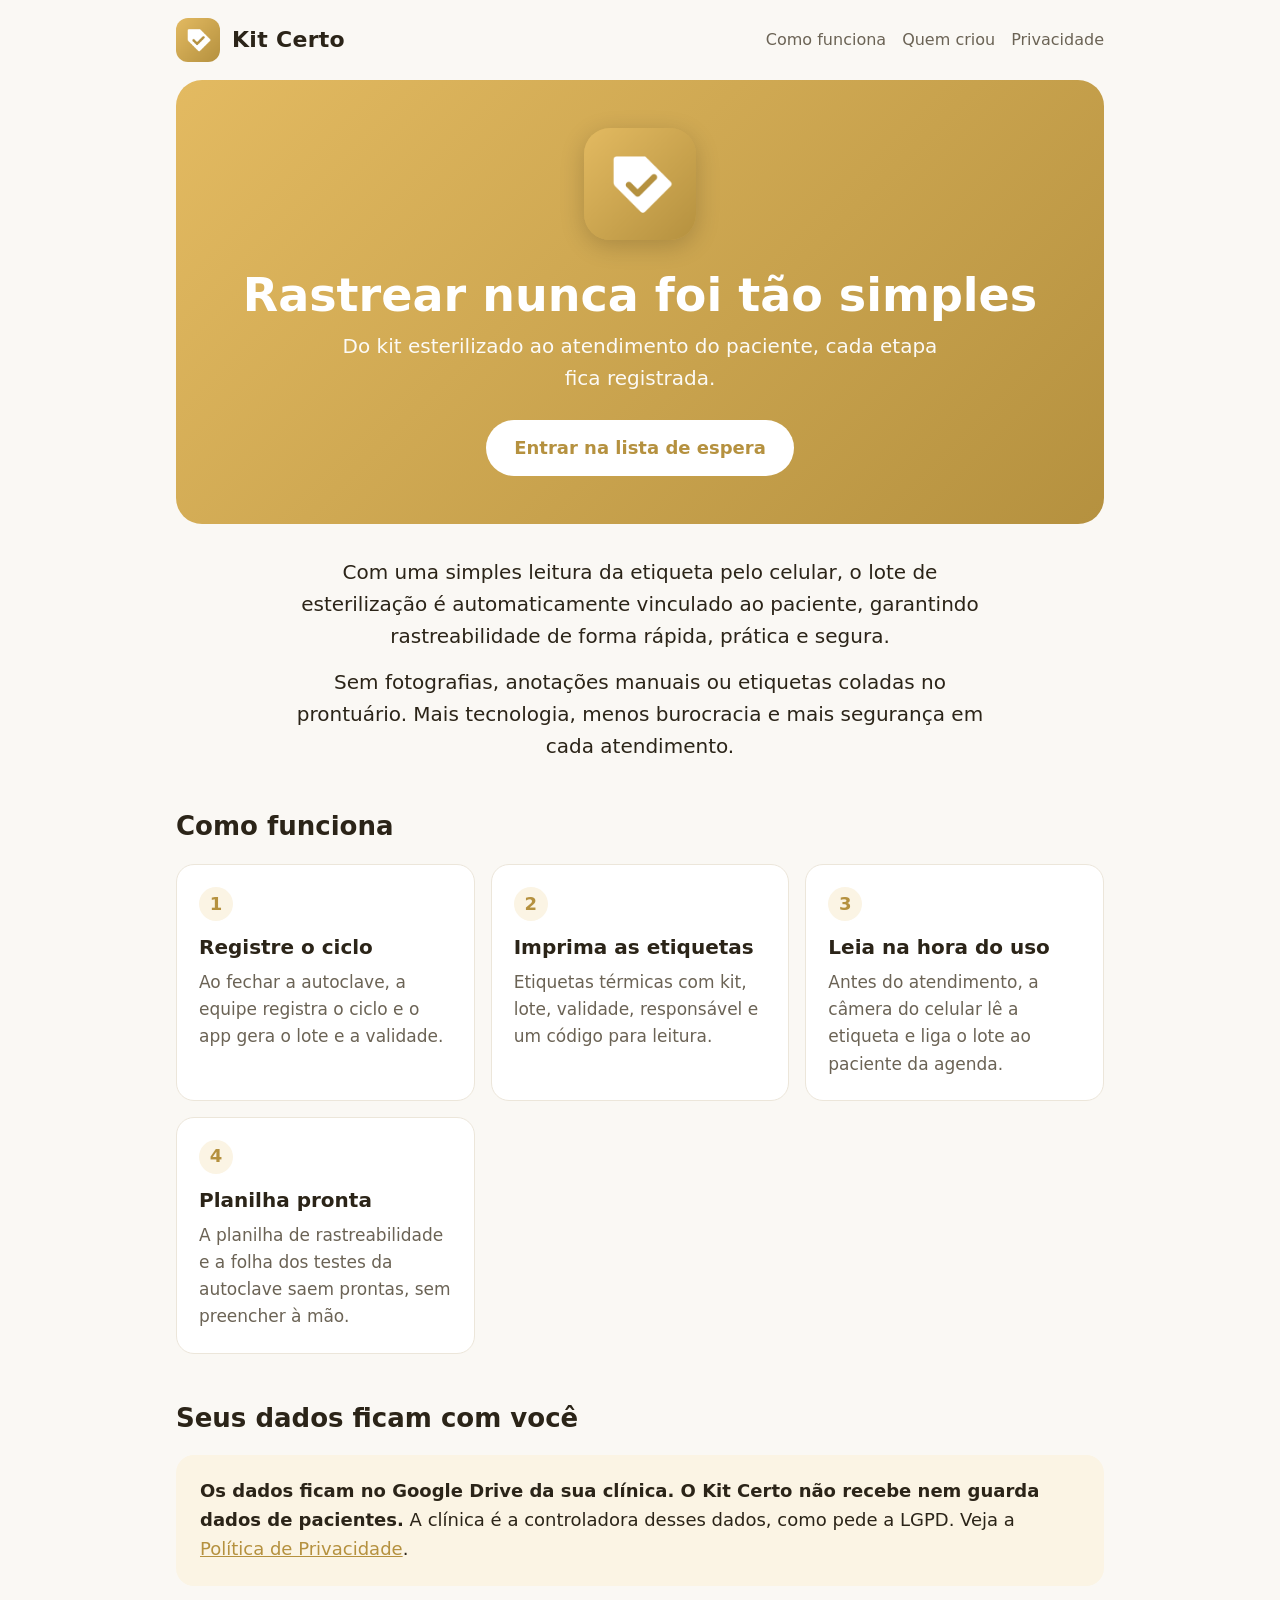
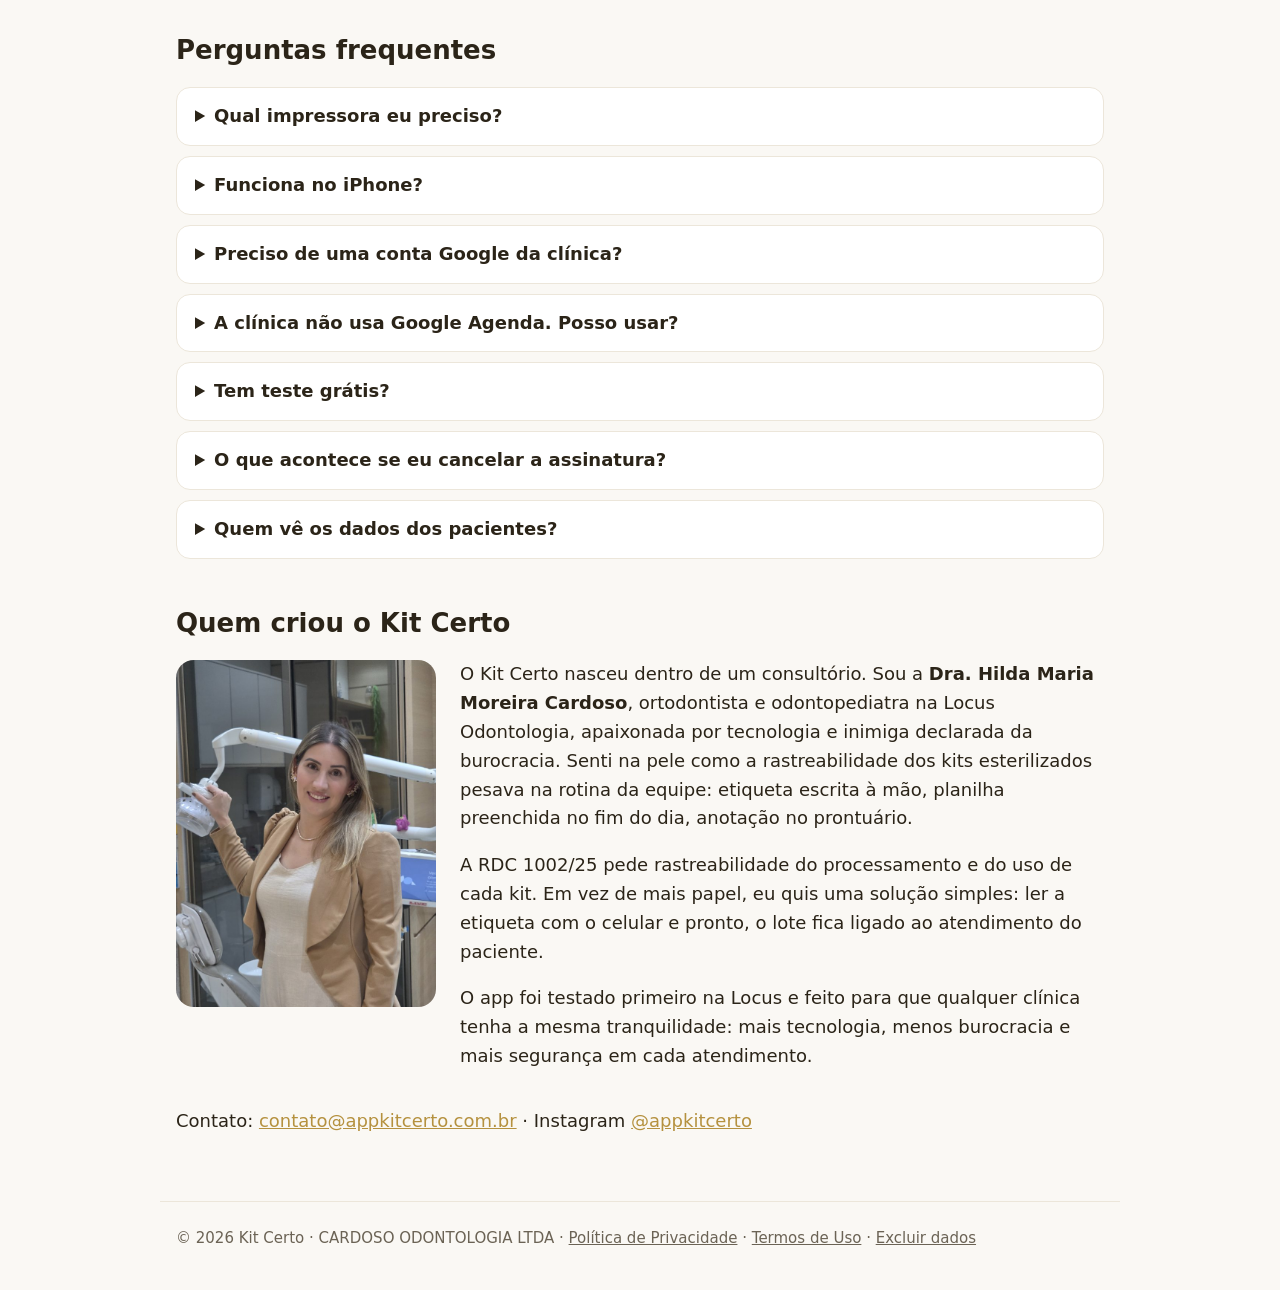
<file: index.html>
<!doctype html>
<html lang="pt-BR">
<head>
  <meta charset="utf-8">
  <meta name="viewport" content="width=device-width, initial-scale=1">
  <title>Kit Certo</title>
  <meta name="description" content="Kit Certo: rastreabilidade dos kits esterilizados no consultório odontológico, do ciclo da autoclave ao paciente.">
  <link rel="icon" href="favicon.png">
  <link rel="stylesheet" href="estilo.css">
</head>
<body>
  <header class="topo">
    <img src="icone.png" alt="">
    <a class="marca" href="index.html">Kit Certo</a>
    <nav><a href="#como-funciona">Como funciona</a><a href="#sobre">Quem criou</a><a href="privacidade.html">Privacidade</a></nav>
  </header>

  <main>
    <section class="hero">
      <img src="icone.png" alt="Ícone do Kit Certo">
      <h1>Rastrear nunca foi tão simples</h1>
      <p>Do kit esterilizado ao atendimento do paciente, cada etapa fica registrada.</p>
      <a class="botao" href="https://tally.so/r/J1qo9o">Entrar na lista de espera</a>
    </section>

    <section class="intro">
      <p>Com uma simples leitura da etiqueta pelo celular, o lote de esterilização é automaticamente vinculado ao paciente, garantindo rastreabilidade de forma rápida, prática e segura.</p>
      <p>Sem fotografias, anotações manuais ou etiquetas coladas no prontuário. Mais tecnologia, menos burocracia e mais segurança em cada atendimento.</p>
    </section>

    <h2 id="como-funciona">Como funciona</h2>
    <div class="grade">
      <div class="cartao"><div class="num">1</div><h3>Registre o ciclo</h3><p>Ao fechar a autoclave, a equipe registra o ciclo e o app gera o lote e a validade.</p></div>
      <div class="cartao"><div class="num">2</div><h3>Imprima as etiquetas</h3><p>Etiquetas térmicas com kit, lote, validade, responsável e um código para leitura.</p></div>
      <div class="cartao"><div class="num">3</div><h3>Leia na hora do uso</h3><p>Antes do atendimento, a câmera do celular lê a etiqueta e liga o lote ao paciente da agenda.</p></div>
      <div class="cartao"><div class="num">4</div><h3>Planilha pronta</h3><p>A planilha de rastreabilidade e a folha dos testes da autoclave saem prontas, sem preencher à mão.</p></div>
    </div>

    <h2>Seus dados ficam com você</h2>
    <div class="destaque">
      <p style="margin:0"><b>Os dados ficam no Google Drive da sua clínica. O Kit Certo não recebe nem guarda dados de pacientes.</b> A clínica é a controladora desses dados, como pede a LGPD. Veja a <a href="privacidade.html">Política de Privacidade</a>.</p>
    </div>

    <h2 id="perguntas">Perguntas frequentes</h2>
    <div class="faq">
      <details><summary>Qual impressora eu preciso?</summary><p>Uma impressora térmica Bluetooth de 58 mm, do tipo MPT-II, com etiquetas adesivas de 50 × 30 mm. Veja os modelos que usamos na <a href="links.html">página de materiais</a>.</p></details>
      <details><summary>Funciona no iPhone?</summary><p>Por enquanto, só no Android. A versão para iPhone vem depois.</p></details>
      <details><summary>Preciso de uma conta Google da clínica?</summary><p>Sim. O app usa o Google Drive e a Google Agenda da clínica para guardar os registros e mostrar os pacientes do dia. Todos os celulares da equipe entram com a mesma conta.</p></details>
      <details><summary>A clínica não usa Google Agenda. Posso usar?</summary><p>Pode. O app lê a foto ou o print da agenda do dia (de papel ou de outro programa) e monta a lista de pacientes. Também dá para digitar o nome do paciente na hora da saída do kit.</p></details>
      <details><summary>Tem teste grátis?</summary><p>Sim, 14 dias grátis pelo Google Play. Se cancelar antes do fim do teste, nada é cobrado.</p></details>
      <details><summary>O que acontece se eu cancelar a assinatura?</summary><p>O app funciona até o fim do período pago. Depois, novos registros ficam bloqueados, mas você continua podendo baixar todos os registros em PDF, e os arquivos no Google Drive da clínica continuam seus.</p></details>
      <details><summary>Quem vê os dados dos pacientes?</summary><p>Só a clínica. Os dados vão do celular direto para o Google da clínica, sem passar por nós.</p></details>
    </div>

    <h2 id="sobre">Quem criou o Kit Certo</h2>
    <div class="sobre">
      <img src="hilda.jpg" alt="Dra. Hilda Maria Moreira Cardoso no consultório">
      <div>
        <p>O Kit Certo nasceu dentro de um consultório. Sou a <b>Dra. Hilda Maria Moreira Cardoso</b>, ortodontista e odontopediatra na Locus Odontologia, apaixonada por tecnologia e inimiga declarada da burocracia. Senti na pele como a rastreabilidade dos kits esterilizados pesava na rotina da equipe: etiqueta escrita à mão, planilha preenchida no fim do dia, anotação no prontuário.</p>
        <p>A RDC 1002/25 pede rastreabilidade do processamento e do uso de cada kit. Em vez de mais papel, eu quis uma solução simples: ler a etiqueta com o celular e pronto, o lote fica ligado ao atendimento do paciente.</p>
        <p>O app foi testado primeiro na Locus e feito para que qualquer clínica tenha a mesma tranquilidade: mais tecnologia, menos burocracia e mais segurança em cada atendimento.</p>
      </div>
    </div>
    <p>Contato: <a href="mailto:contato@appkitcerto.com.br">contato@appkitcerto.com.br</a> · Instagram <a href="https://instagram.com/appkitcerto">@appkitcerto</a></p>
  </main>

  <footer>
    © 2026 Kit Certo · CARDOSO ODONTOLOGIA LTDA · <a href="privacidade.html">Política de Privacidade</a> · <a href="termos.html">Termos de Uso</a> · <a href="excluir-dados.html">Excluir dados</a>
  </footer>
</body>
</html>
</file>
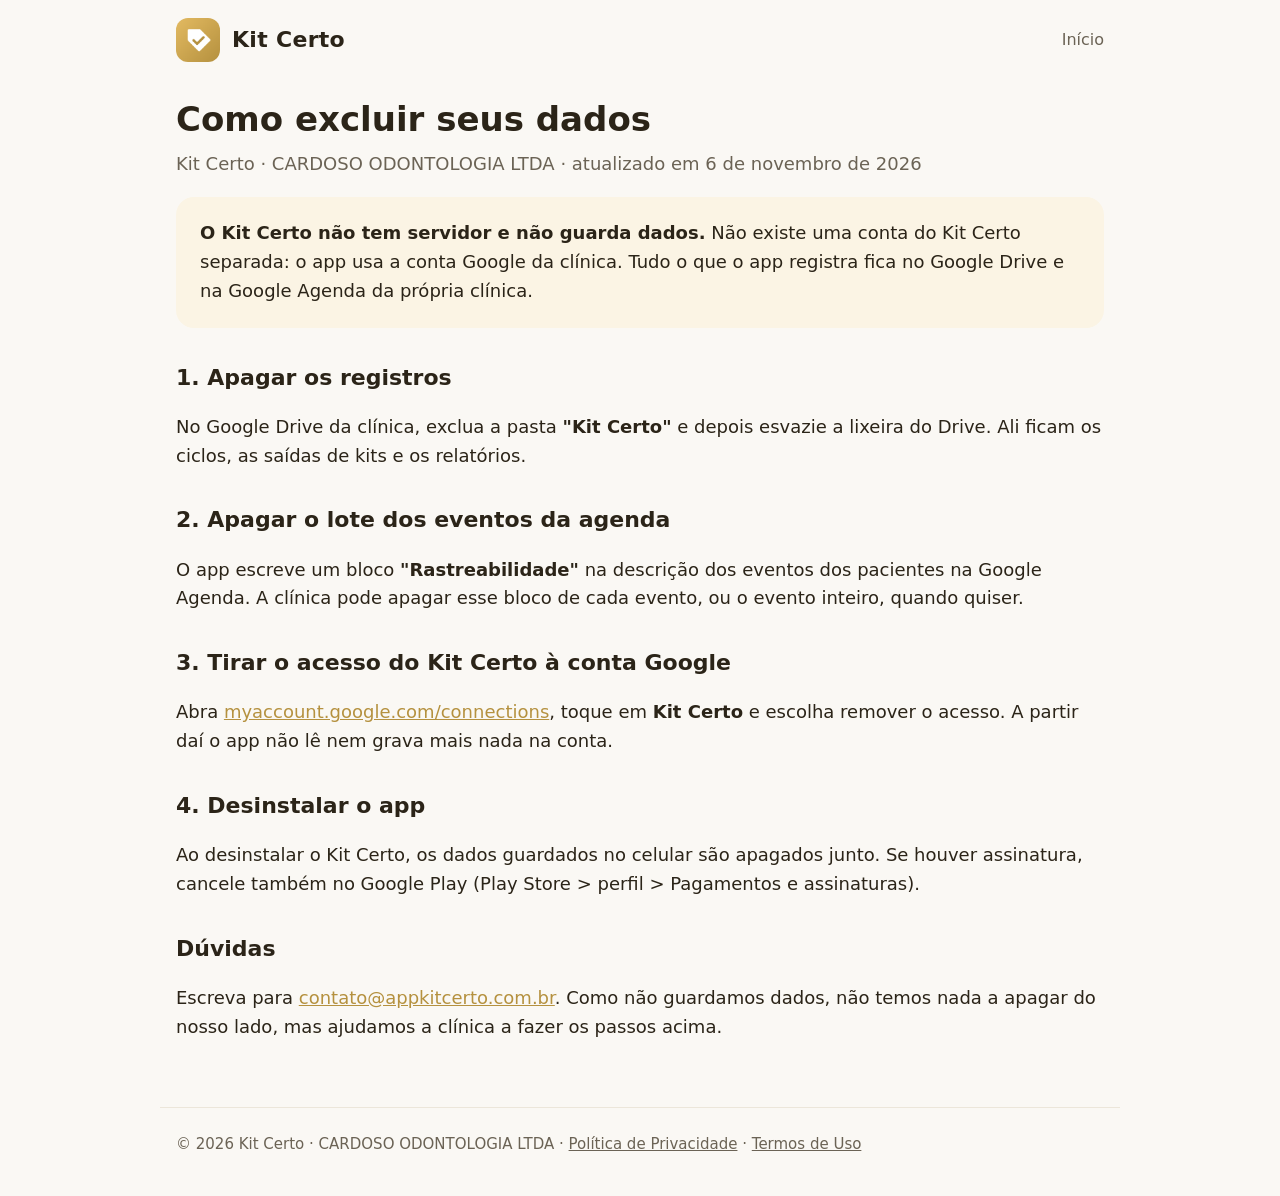
<file: excluir-dados.html>
<!doctype html>
<html lang="pt-BR">
<head>
  <meta charset="utf-8">
  <meta name="viewport" content="width=device-width, initial-scale=1">
  <title>Excluir seus dados</title>
  <meta name="description" content="Como excluir os dados e a conta do Kit Certo.">
  <link rel="icon" href="favicon.png">
  <link rel="stylesheet" href="estilo.css">
</head>
<body>
  <header class="topo">
    <img src="icone.png" alt="">
    <a class="marca" href="index.html">Kit Certo</a>
    <nav><a href="index.html">Início</a></nav>
  </header>

  <main class="texto">
    <h1>Como excluir seus dados</h1>
    <p class="data">Kit Certo · CARDOSO ODONTOLOGIA LTDA · atualizado em 6 de novembro de 2026</p>

    <p class="destaque"><b>O Kit Certo não tem servidor e não guarda dados.</b> Não existe uma conta do Kit Certo separada: o app usa a conta Google da clínica. Tudo o que o app registra fica no Google Drive e na Google Agenda da própria clínica.</p>

    <h2>1. Apagar os registros</h2>
    <p>No Google Drive da clínica, exclua a pasta <b>"Kit Certo"</b> e depois esvazie a lixeira do Drive. Ali ficam os ciclos, as saídas de kits e os relatórios.</p>

    <h2>2. Apagar o lote dos eventos da agenda</h2>
    <p>O app escreve um bloco <b>"Rastreabilidade"</b> na descrição dos eventos dos pacientes na Google Agenda. A clínica pode apagar esse bloco de cada evento, ou o evento inteiro, quando quiser.</p>

    <h2>3. Tirar o acesso do Kit Certo à conta Google</h2>
    <p>Abra <a href="https://myaccount.google.com/connections">myaccount.google.com/connections</a>, toque em <b>Kit Certo</b> e escolha remover o acesso. A partir daí o app não lê nem grava mais nada na conta.</p>

    <h2>4. Desinstalar o app</h2>
    <p>Ao desinstalar o Kit Certo, os dados guardados no celular são apagados junto. Se houver assinatura, cancele também no Google Play (Play Store &gt; perfil &gt; Pagamentos e assinaturas).</p>

    <h2>Dúvidas</h2>
    <p>Escreva para <a href="mailto:contato@appkitcerto.com.br">contato@appkitcerto.com.br</a>. Como não guardamos dados, não temos nada a apagar do nosso lado, mas ajudamos a clínica a fazer os passos acima.</p>
  </main>

  <footer>
    © 2026 Kit Certo · CARDOSO ODONTOLOGIA LTDA · <a href="privacidade.html">Política de Privacidade</a> · <a href="termos.html">Termos de Uso</a>
  </footer>
</body>
</html>
</file>
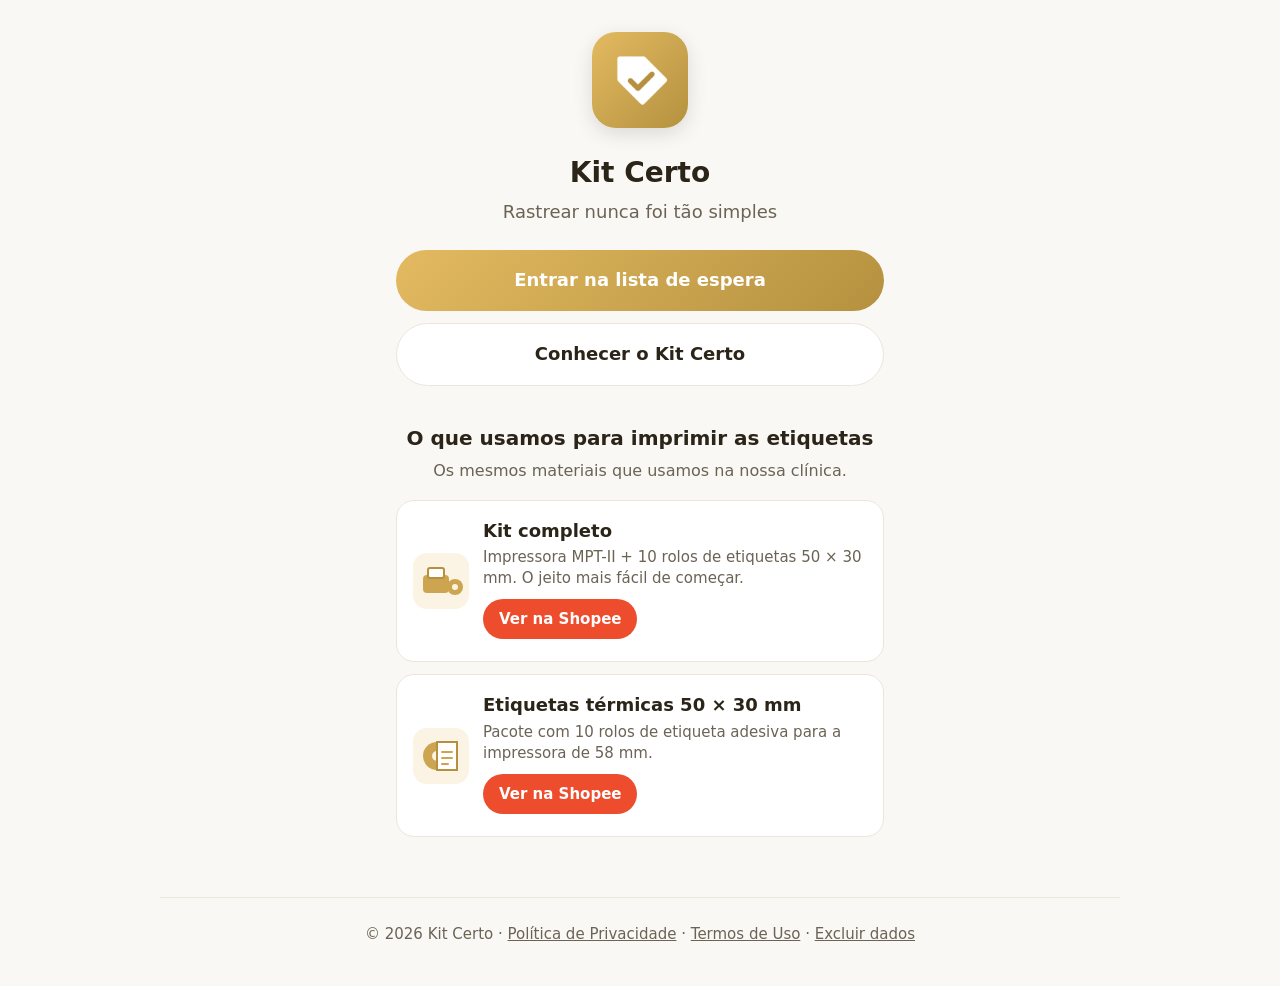
<file: links.html>
<!doctype html>
<html lang="pt-BR">
<head>
  <meta charset="utf-8">
  <meta name="viewport" content="width=device-width, initial-scale=1">
  <title>Kit Certo Links</title>
  <meta name="description" content="Lista de espera do Kit Certo e os materiais que usamos para imprimir as etiquetas.">
  <link rel="icon" href="favicon.png">
  <link rel="stylesheet" href="estilo.css">
  <style>
    .links { max-width: 520px; margin: 0 auto; padding: 32px 16px 48px; text-align: center; }
    .links > img { width: 96px; height: 96px; border-radius: 24px; box-shadow: 0 6px 20px rgba(0,0,0,.12); }
    .links h1 { font-size: 28px; margin: 14px 0 2px; }
    .links .slogan { color: var(--texto-suave); margin: 0 0 24px; }
    .link-botao {
      display: block; padding: 16px 20px; margin: 12px 0; border-radius: 999px;
      font-weight: 700; text-decoration: none; font-size: 18px;
    }
    .link-botao.principal { background: linear-gradient(135deg, var(--dourado-claro), var(--dourado-escuro)); color: #fff; }
    .link-botao.secundario { background: var(--cartao); color: var(--texto); border: 1px solid var(--borda); }
    .links h2 { font-size: 20px; margin: 36px 0 4px; }
    .links .sub { color: var(--texto-suave); font-size: 16px; margin: 0 0 16px; }
    .produto {
      display: flex; gap: 14px; align-items: center; text-align: left;
      background: var(--cartao); border: 1px solid var(--borda); border-radius: 18px; padding: 16px; margin: 12px 0;
    }
    .produto svg { flex: none; width: 56px; height: 56px; }
    .produto h3 { margin: 0; font-size: 18px; }
    .produto p { margin: 2px 0 10px; color: var(--texto-suave); font-size: 15px; line-height: 1.4; }
    .produto a {
      display: inline-block; padding: 8px 16px; border-radius: 999px; font-size: 15px; font-weight: 700;
      background: #EE4D2D; color: #fff; text-decoration: none; margin: 0 6px 6px 0;
    }
    .produto a[href="#"] { background: var(--borda); color: var(--texto-suave); pointer-events: none; }
  </style>
</head>
<body>
  <main class="links">
    <img src="icone.png" alt="Ícone do Kit Certo">
    <h1>Kit Certo</h1>
    <p class="slogan">Rastrear nunca foi tão simples</p>

    <a class="link-botao principal" href="https://tally.so/r/J1qo9o">Entrar na lista de espera</a>
    <a class="link-botao secundario" href="index.html">Conhecer o Kit Certo</a>

    <h2>O que usamos para imprimir as etiquetas</h2>
    <p class="sub">Os mesmos materiais que usamos na nossa clínica.</p>

    <div class="produto">
      <svg viewBox="0 0 56 56" aria-hidden="true"><rect width="56" height="56" rx="14" fill="#FBF4E4"/><rect x="10" y="22" width="26" height="18" rx="4" fill="#CDA550"/><rect x="15" y="15" width="16" height="10" rx="2" fill="#fff" stroke="#B5913F" stroke-width="2"/><circle cx="42" cy="34" r="8" fill="#CDA550"/><circle cx="42" cy="34" r="3" fill="#FBF4E4"/></svg>
      <div>
        <h3>Kit completo</h3>
        <p>Impressora MPT-II + 10 rolos de etiquetas 50 × 30 mm. O jeito mais fácil de começar.</p>
        <a href="https://s.shopee.com.br/8AXVNt7S6S">Ver na Shopee</a>
      </div>
    </div>

    <div class="produto">
      <svg viewBox="0 0 56 56" aria-hidden="true"><rect width="56" height="56" rx="14" fill="#FBF4E4"/><circle cx="24" cy="28" r="14" fill="#CDA550"/><circle cx="24" cy="28" r="5" fill="#FBF4E4"/><rect x="24" y="14" width="20" height="28" fill="#fff" stroke="#B5913F" stroke-width="2"/><path d="M29 24h10M29 30h10M29 36h6" stroke="#CDA550" stroke-width="2" stroke-linecap="round"/></svg>
      <div>
        <h3>Etiquetas térmicas 50 × 30 mm</h3>
        <p>Pacote com 10 rolos de etiqueta adesiva para a impressora de 58 mm.</p>
        <a href="https://s.shopee.com.br/W84DXMvy6">Ver na Shopee</a>
      </div>
    </div>
  </main>

  <footer style="text-align:center">
    © 2026 Kit Certo · <a href="privacidade.html">Política de Privacidade</a> · <a href="termos.html">Termos de Uso</a> · <a href="excluir-dados.html">Excluir dados</a>
  </footer>
</body>
</html>
</file>
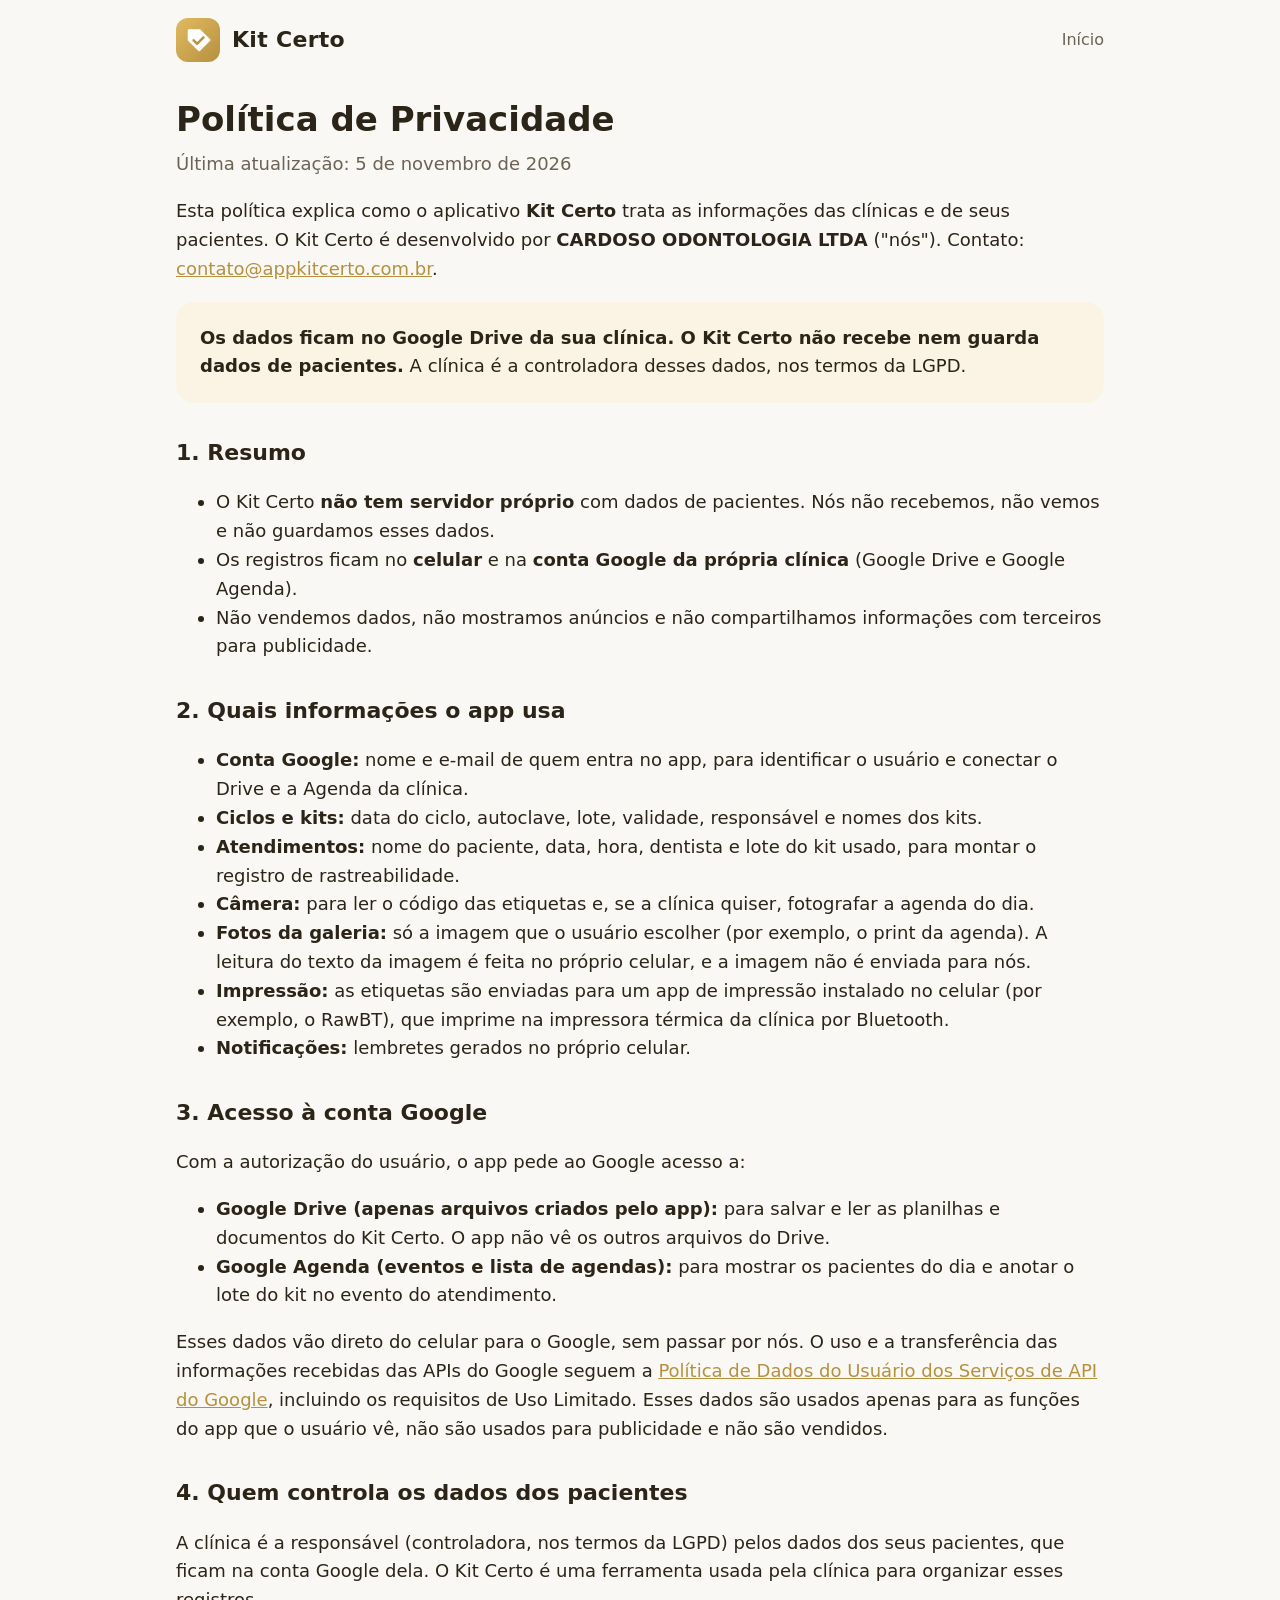
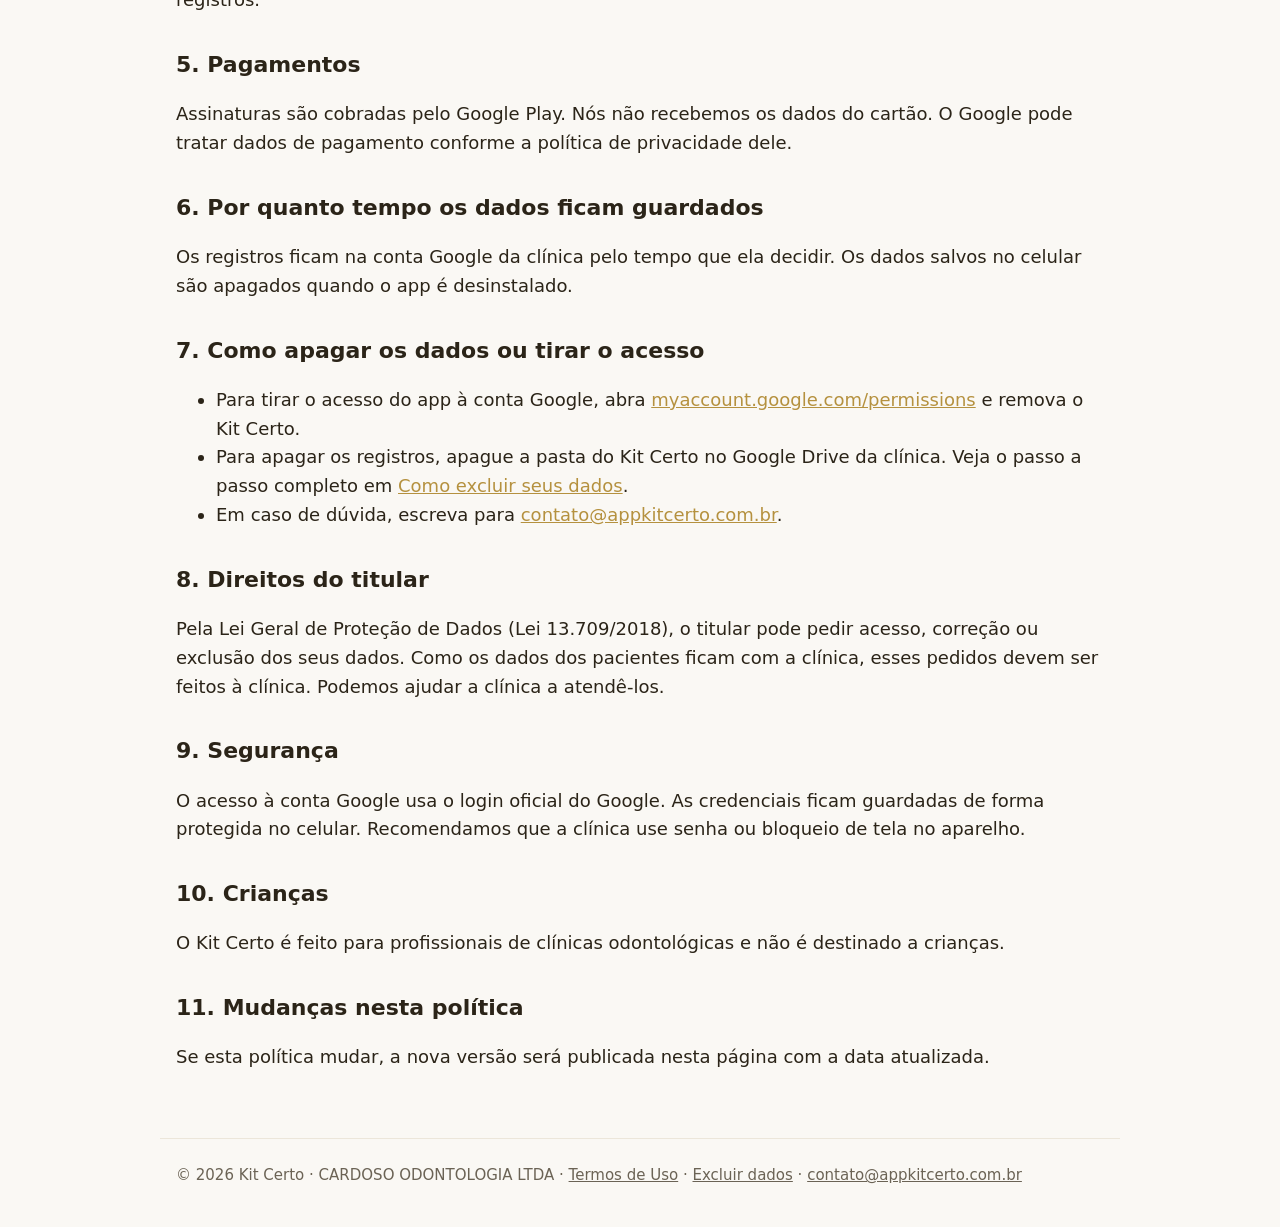
<file: privacidade.html>
<!doctype html>
<html lang="pt-BR">
<head>
  <meta charset="utf-8">
  <meta name="viewport" content="width=device-width, initial-scale=1">
  <title>Política de Privacidade</title>
  <meta name="description" content="Política de Privacidade do aplicativo Kit Certo.">
  <link rel="icon" href="favicon.png">
  <link rel="stylesheet" href="estilo.css">
</head>
<body>
  <header class="topo">
    <img src="icone.png" alt="">
    <a class="marca" href="index.html">Kit Certo</a>
    <nav><a href="index.html">Início</a></nav>
  </header>

  <main class="texto">
    <h1>Política de Privacidade</h1>
    <p class="data">Última atualização: 5 de novembro de 2026</p>

    <p>Esta política explica como o aplicativo <b>Kit Certo</b> trata as informações das clínicas e de seus pacientes. O Kit Certo é desenvolvido por <b>CARDOSO ODONTOLOGIA LTDA</b> ("nós"). Contato: <a href="mailto:contato@appkitcerto.com.br">contato@appkitcerto.com.br</a>.</p>

    <p class="destaque"><b>Os dados ficam no Google Drive da sua clínica. O Kit Certo não recebe nem guarda dados de pacientes.</b> A clínica é a controladora desses dados, nos termos da LGPD.</p>

    <h2>1. Resumo</h2>
    <ul>
      <li>O Kit Certo <b>não tem servidor próprio</b> com dados de pacientes. Nós não recebemos, não vemos e não guardamos esses dados.</li>
      <li>Os registros ficam no <b>celular</b> e na <b>conta Google da própria clínica</b> (Google Drive e Google Agenda).</li>
      <li>Não vendemos dados, não mostramos anúncios e não compartilhamos informações com terceiros para publicidade.</li>
    </ul>

    <h2>2. Quais informações o app usa</h2>
    <ul>
      <li><b>Conta Google:</b> nome e e-mail de quem entra no app, para identificar o usuário e conectar o Drive e a Agenda da clínica.</li>
      <li><b>Ciclos e kits:</b> data do ciclo, autoclave, lote, validade, responsável e nomes dos kits.</li>
      <li><b>Atendimentos:</b> nome do paciente, data, hora, dentista e lote do kit usado, para montar o registro de rastreabilidade.</li>
      <li><b>Câmera:</b> para ler o código das etiquetas e, se a clínica quiser, fotografar a agenda do dia.</li>
      <li><b>Fotos da galeria:</b> só a imagem que o usuário escolher (por exemplo, o print da agenda). A leitura do texto da imagem é feita no próprio celular, e a imagem não é enviada para nós.</li>
      <li><b>Impressão:</b> as etiquetas são enviadas para um app de impressão instalado no celular (por exemplo, o RawBT), que imprime na impressora térmica da clínica por Bluetooth.</li>
      <li><b>Notificações:</b> lembretes gerados no próprio celular.</li>
    </ul>

    <h2>3. Acesso à conta Google</h2>
    <p>Com a autorização do usuário, o app pede ao Google acesso a:</p>
    <ul>
      <li><b>Google Drive (apenas arquivos criados pelo app):</b> para salvar e ler as planilhas e documentos do Kit Certo. O app não vê os outros arquivos do Drive.</li>
      <li><b>Google Agenda (eventos e lista de agendas):</b> para mostrar os pacientes do dia e anotar o lote do kit no evento do atendimento.</li>
    </ul>
    <p>Esses dados vão direto do celular para o Google, sem passar por nós. O uso e a transferência das informações recebidas das APIs do Google seguem a <a href="https://developers.google.com/terms/api-services-user-data-policy">Política de Dados do Usuário dos Serviços de API do Google</a>, incluindo os requisitos de Uso Limitado. Esses dados são usados apenas para as funções do app que o usuário vê, não são usados para publicidade e não são vendidos.</p>

    <h2>4. Quem controla os dados dos pacientes</h2>
    <p>A clínica é a responsável (controladora, nos termos da LGPD) pelos dados dos seus pacientes, que ficam na conta Google dela. O Kit Certo é uma ferramenta usada pela clínica para organizar esses registros.</p>

    <h2>5. Pagamentos</h2>
    <p>Assinaturas são cobradas pelo Google Play. Nós não recebemos os dados do cartão. O Google pode tratar dados de pagamento conforme a política de privacidade dele.</p>

    <h2>6. Por quanto tempo os dados ficam guardados</h2>
    <p>Os registros ficam na conta Google da clínica pelo tempo que ela decidir. Os dados salvos no celular são apagados quando o app é desinstalado.</p>

    <h2>7. Como apagar os dados ou tirar o acesso</h2>
    <ul>
      <li>Para tirar o acesso do app à conta Google, abra <a href="https://myaccount.google.com/permissions">myaccount.google.com/permissions</a> e remova o Kit Certo.</li>
      <li>Para apagar os registros, apague a pasta do Kit Certo no Google Drive da clínica. Veja o passo a passo completo em <a href="excluir-dados.html">Como excluir seus dados</a>.</li>
      <li>Em caso de dúvida, escreva para <a href="mailto:contato@appkitcerto.com.br">contato@appkitcerto.com.br</a>.</li>
    </ul>

    <h2>8. Direitos do titular</h2>
    <p>Pela Lei Geral de Proteção de Dados (Lei 13.709/2018), o titular pode pedir acesso, correção ou exclusão dos seus dados. Como os dados dos pacientes ficam com a clínica, esses pedidos devem ser feitos à clínica. Podemos ajudar a clínica a atendê-los.</p>

    <h2>9. Segurança</h2>
    <p>O acesso à conta Google usa o login oficial do Google. As credenciais ficam guardadas de forma protegida no celular. Recomendamos que a clínica use senha ou bloqueio de tela no aparelho.</p>

    <h2>10. Crianças</h2>
    <p>O Kit Certo é feito para profissionais de clínicas odontológicas e não é destinado a crianças.</p>

    <h2>11. Mudanças nesta política</h2>
    <p>Se esta política mudar, a nova versão será publicada nesta página com a data atualizada.</p>
  </main>

  <footer>
    © 2026 Kit Certo · CARDOSO ODONTOLOGIA LTDA · <a href="termos.html">Termos de Uso</a> · <a href="excluir-dados.html">Excluir dados</a> · <a href="mailto:contato@appkitcerto.com.br">contato@appkitcerto.com.br</a>
  </footer>
</body>
</html>
</file>
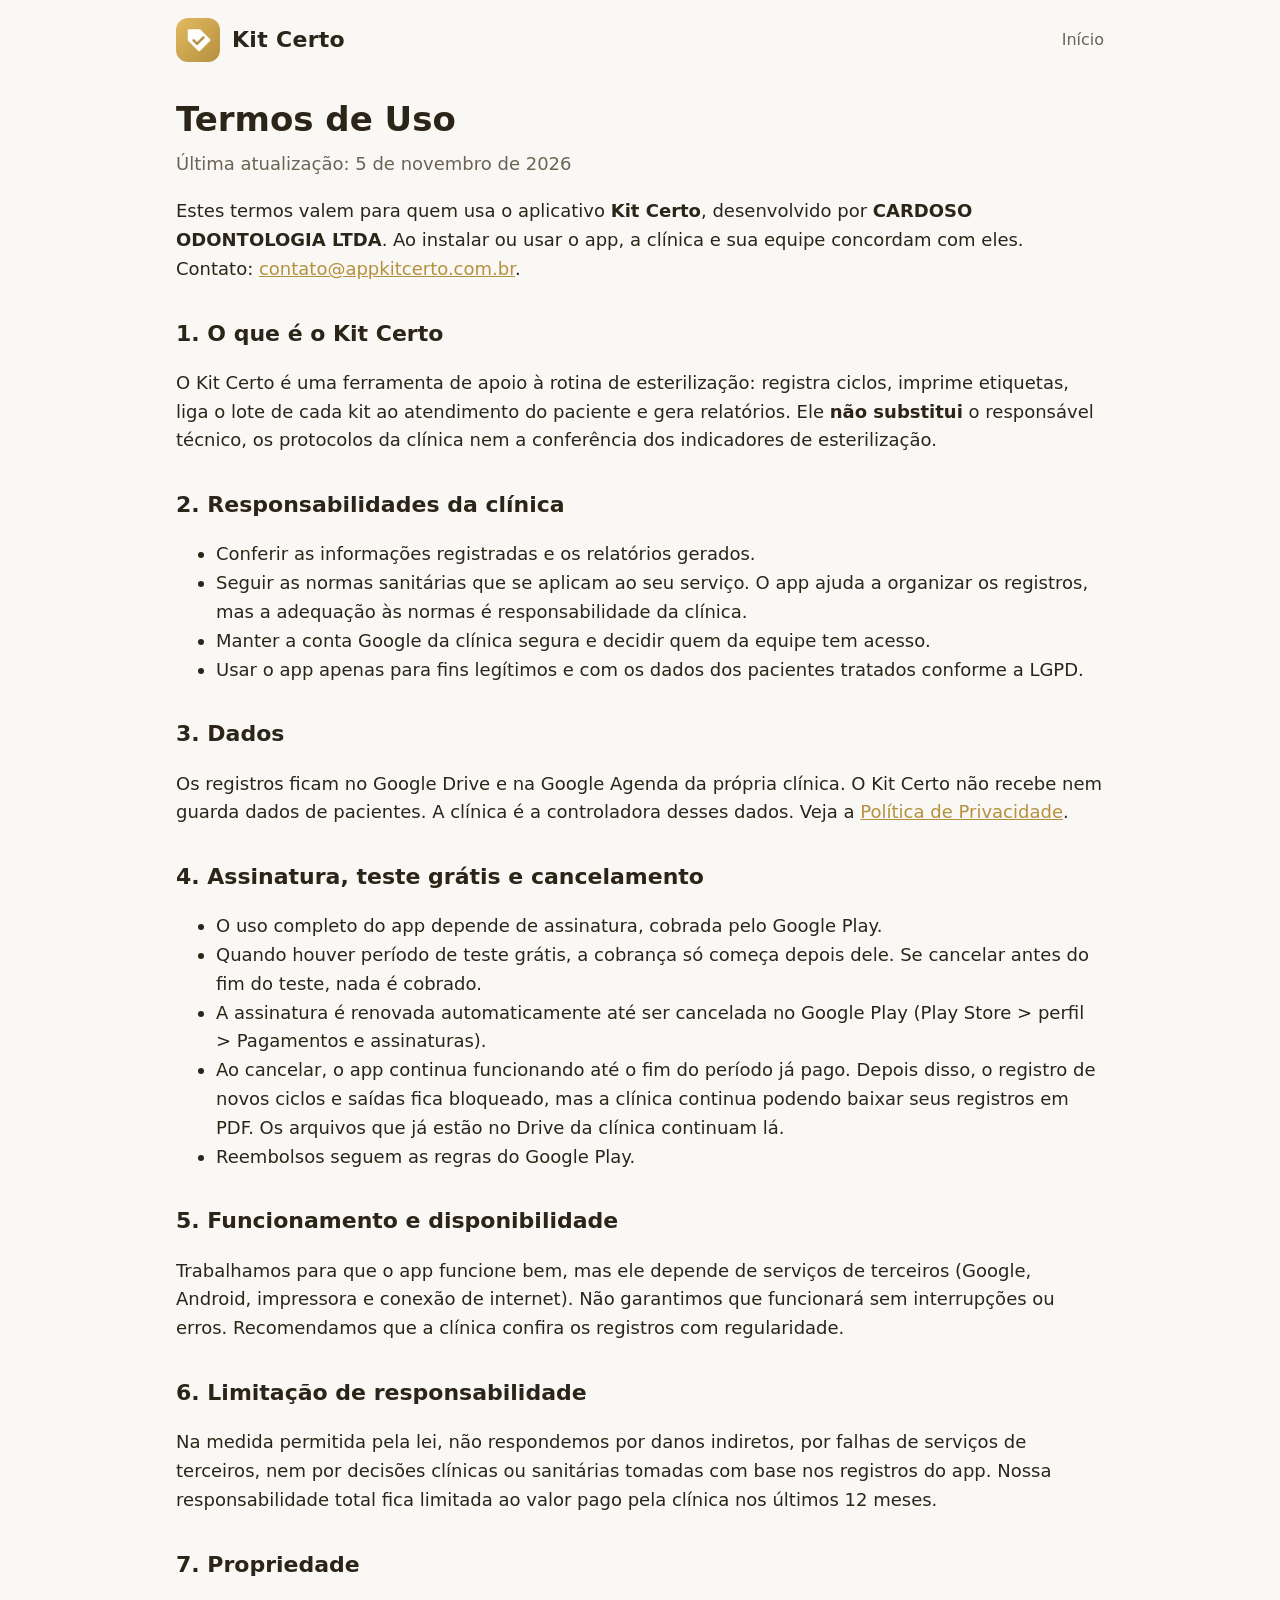
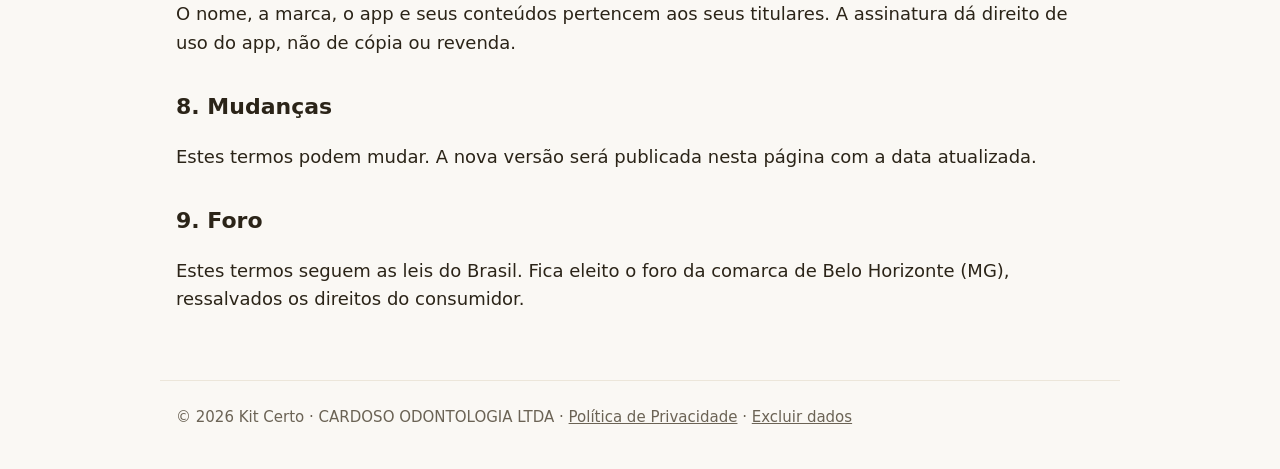
<file: termos.html>
<!doctype html>
<html lang="pt-BR">
<head>
  <meta charset="utf-8">
  <meta name="viewport" content="width=device-width, initial-scale=1">
  <title>Termos de Uso</title>
  <meta name="description" content="Termos de Uso do aplicativo Kit Certo.">
  <link rel="icon" href="favicon.png">
  <link rel="stylesheet" href="estilo.css">
</head>
<body>
  <header class="topo">
    <img src="icone.png" alt="">
    <a class="marca" href="index.html">Kit Certo</a>
    <nav><a href="index.html">Início</a></nav>
  </header>

  <main class="texto">
    <h1>Termos de Uso</h1>
    <p class="data">Última atualização: 5 de novembro de 2026</p>

    <p>Estes termos valem para quem usa o aplicativo <b>Kit Certo</b>, desenvolvido por <b>CARDOSO ODONTOLOGIA LTDA</b>. Ao instalar ou usar o app, a clínica e sua equipe concordam com eles. Contato: <a href="mailto:contato@appkitcerto.com.br">contato@appkitcerto.com.br</a>.</p>

    <h2>1. O que é o Kit Certo</h2>
    <p>O Kit Certo é uma ferramenta de apoio à rotina de esterilização: registra ciclos, imprime etiquetas, liga o lote de cada kit ao atendimento do paciente e gera relatórios. Ele <b>não substitui</b> o responsável técnico, os protocolos da clínica nem a conferência dos indicadores de esterilização.</p>

    <h2>2. Responsabilidades da clínica</h2>
    <ul>
      <li>Conferir as informações registradas e os relatórios gerados.</li>
      <li>Seguir as normas sanitárias que se aplicam ao seu serviço. O app ajuda a organizar os registros, mas a adequação às normas é responsabilidade da clínica.</li>
      <li>Manter a conta Google da clínica segura e decidir quem da equipe tem acesso.</li>
      <li>Usar o app apenas para fins legítimos e com os dados dos pacientes tratados conforme a LGPD.</li>
    </ul>

    <h2>3. Dados</h2>
    <p>Os registros ficam no Google Drive e na Google Agenda da própria clínica. O Kit Certo não recebe nem guarda dados de pacientes. A clínica é a controladora desses dados. Veja a <a href="privacidade.html">Política de Privacidade</a>.</p>

    <h2>4. Assinatura, teste grátis e cancelamento</h2>
    <ul>
      <li>O uso completo do app depende de assinatura, cobrada pelo Google Play.</li>
      <li>Quando houver período de teste grátis, a cobrança só começa depois dele. Se cancelar antes do fim do teste, nada é cobrado.</li>
      <li>A assinatura é renovada automaticamente até ser cancelada no Google Play (Play Store &gt; perfil &gt; Pagamentos e assinaturas).</li>
      <li>Ao cancelar, o app continua funcionando até o fim do período já pago. Depois disso, o registro de novos ciclos e saídas fica bloqueado, mas a clínica continua podendo baixar seus registros em PDF. Os arquivos que já estão no Drive da clínica continuam lá.</li>
      <li>Reembolsos seguem as regras do Google Play.</li>
    </ul>

    <h2>5. Funcionamento e disponibilidade</h2>
    <p>Trabalhamos para que o app funcione bem, mas ele depende de serviços de terceiros (Google, Android, impressora e conexão de internet). Não garantimos que funcionará sem interrupções ou erros. Recomendamos que a clínica confira os registros com regularidade.</p>

    <h2>6. Limitação de responsabilidade</h2>
    <p>Na medida permitida pela lei, não respondemos por danos indiretos, por falhas de serviços de terceiros, nem por decisões clínicas ou sanitárias tomadas com base nos registros do app. Nossa responsabilidade total fica limitada ao valor pago pela clínica nos últimos 12 meses.</p>

    <h2>7. Propriedade</h2>
    <p>O nome, a marca, o app e seus conteúdos pertencem aos seus titulares. A assinatura dá direito de uso do app, não de cópia ou revenda.</p>

    <h2>8. Mudanças</h2>
    <p>Estes termos podem mudar. A nova versão será publicada nesta página com a data atualizada.</p>

    <h2>9. Foro</h2>
    <p>Estes termos seguem as leis do Brasil. Fica eleito o foro da comarca de Belo Horizonte (MG), ressalvados os direitos do consumidor.</p>
  </main>

  <footer>
    © 2026 Kit Certo · CARDOSO ODONTOLOGIA LTDA · <a href="privacidade.html">Política de Privacidade</a> · <a href="excluir-dados.html">Excluir dados</a>
  </footer>
</body>
</html>
</file>
<file: estilo.css>
:root {
  --dourado-claro: #E3BA61;
  --dourado-escuro: #B5913F;
  --dourado-suave: #FBF4E4;
  --texto: #2B2418;
  --texto-suave: #6B6355;
  --fundo: #FAF8F4;
  --cartao: #FFFFFF;
  --borda: #ECE6DA;
}
* { box-sizing: border-box; }
html { -webkit-text-size-adjust: 100%; }
body {
  margin: 0;
  background: var(--fundo);
  color: var(--texto);
  font: 18px/1.6 system-ui, -apple-system, "Segoe UI", Roboto, sans-serif;
}
a { color: var(--dourado-escuro); }
.topo {
  display: flex; align-items: center; gap: 12px;
  max-width: 960px; margin: 0 auto; padding: 18px 16px;
}
.topo img { width: 44px; height: 44px; border-radius: 12px; }
.topo .marca { white-space: nowrap; font-weight: 800; font-size: 22px; letter-spacing: .3px; text-decoration: none; color: var(--texto); }
.topo nav { margin-left: auto; font-size: 16px; }
.topo nav a { white-space: nowrap; text-decoration: none; margin-left: 16px; color: var(--texto-suave); }
.topo nav a:hover { color: var(--dourado-escuro); }
main { max-width: 960px; margin: 0 auto; padding: 0 16px 48px; }
.hero {
  background: linear-gradient(135deg, var(--dourado-claro), var(--dourado-escuro));
  color: #fff; border-radius: 26px; padding: 48px 28px; text-align: center;
}
.hero img { width: 112px; height: 112px; border-radius: 26px; box-shadow: 0 6px 24px rgba(0,0,0,.18); }
.hero h1 { font-size: clamp(30px, 6vw, 46px); line-height: 1.15; margin: 20px 0 8px; }
.hero p { font-size: 20px; margin: 0 auto; max-width: 620px; opacity: .95; }
.botao {
  display: inline-block; margin-top: 26px; padding: 14px 28px; border-radius: 999px;
  background: #fff; color: var(--dourado-escuro); font-weight: 700; text-decoration: none;
}
h2 { font-size: 26px; margin: 44px 0 16px; }
.grade { display: grid; gap: 16px; grid-template-columns: repeat(auto-fit, minmax(240px, 1fr)); }
.cartao { background: var(--cartao); border: 1px solid var(--borda); border-radius: 18px; padding: 22px; }
.cartao h3 { margin: 0 0 6px; font-size: 20px; }
.cartao p { margin: 0; color: var(--texto-suave); font-size: 17px; }
.num {
  display: inline-grid; place-items: center; width: 34px; height: 34px; border-radius: 50%;
  background: var(--dourado-suave); color: var(--dourado-escuro); font-weight: 800; margin-bottom: 10px;
}
.destaque { background: var(--dourado-suave); border-radius: 18px; padding: 22px 24px; margin-top: 16px; }
.texto h1 { font-size: 34px; margin: 12px 0 4px; }
.texto h2 { font-size: 22px; margin: 32px 0 8px; }
.texto p, .texto li { color: var(--texto); }
.texto .data { color: var(--texto-suave); margin-top: 0; }
footer {
  border-top: 1px solid var(--borda); color: var(--texto-suave); font-size: 15px;
  max-width: 960px; margin: 0 auto; padding: 24px 16px 40px;
}
footer a { color: var(--texto-suave); }
@media (max-width: 520px) {
  .topo nav a { margin-left: 10px; }
  .topo nav a[href="#como-funciona"] { display: none; }
  .hero { padding: 36px 18px; }
}
.intro { max-width: 720px; margin: 32px auto 0; text-align: center; font-size: 20px; }
.intro p { margin: 0 0 14px; }
.sobre { display: grid; gap: 24px; grid-template-columns: 260px 1fr; align-items: start; }
.sobre img { width: 100%; border-radius: 18px; display: block; }
.sobre p { margin-top: 0; }
@media (max-width: 640px) { .sobre { grid-template-columns: 1fr; } .sobre img { max-width: 320px; margin: 0 auto; } .topo nav a[href="#sobre"] { display: none; } }
.faq details { background: var(--cartao); border: 1px solid var(--borda); border-radius: 14px; padding: 14px 18px; margin: 10px 0; }
.faq summary { font-weight: 700; cursor: pointer; }
.faq details p { margin: 10px 0 0; color: var(--texto-suave); }
.texto .destaque { margin: 16px 0; }
</file>
